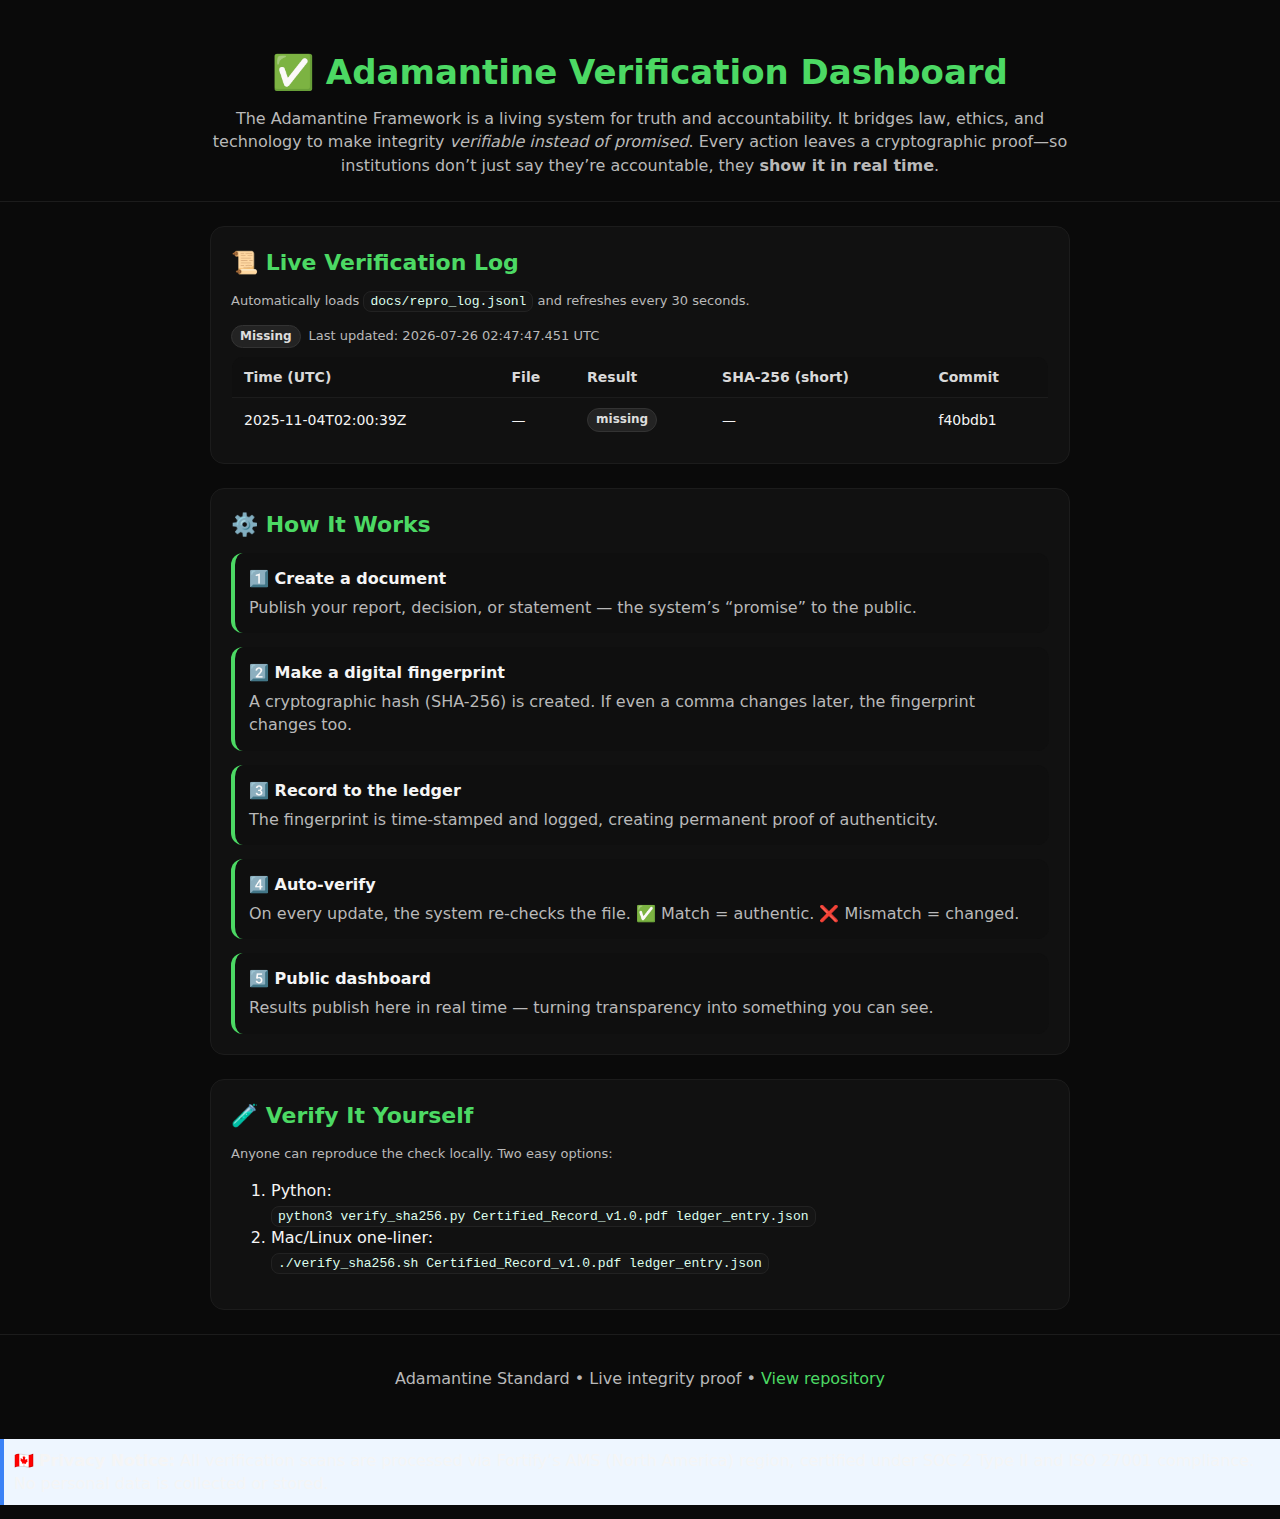
<file: docs/index.html>
<!DOCTYPE html>
<html lang="en">
<head>
  <meta charset="utf-8" />
  <meta name="viewport" content="width=device-width, initial-scale=1" />
  <title>Adamantine Verification Dashboard</title>
  <meta name="description" content="Live, public proof of integrity for the Adamantine Framework." />
  <style>
    :root{
      --bg:#0a0a0a; --card:#111; --ink:#f5f5f5; --muted:#b9b9b9;
      --accent:#4cd964; --bad:#ff5c5c; --line:#1c1c1c;
      --pad:20px; --radius:14px; --max:900px;
    }
    *{box-sizing:border-box}
    body{margin:0;background:var(--bg);color:var(--ink);font-family:system-ui,-apple-system,Segoe UI,Roboto,Inter,Arial,sans-serif;line-height:1.45}
    header{padding:48px 20px 24px;border-bottom:1px solid var(--line);text-align:center}
    header h1{margin:0 0 10px;font-size:clamp(24px,4.5vw,34px);color:var(--accent)}
    header p{margin:6px auto 0;max-width:var(--max);color:var(--muted)}
    main{padding:24px 20px;max-width:var(--max);margin:0 auto;display:grid;gap:24px}
    .card{background:var(--card);border:1px solid var(--line);border-radius:var(--radius);padding:var(--pad)}
    h2{margin:0 0 12px;font-size:clamp(18px,3.8vw,22px);color:var(--accent)}
    .how-grid{display:grid;gap:14px}
    .step{background:#0f0f0f;border-left:4px solid var(--accent);border-radius:12px;padding:14px}
    .step h3{margin:0 0 6px;font-size:16px}
    .step p{margin:0;color:var(--muted)}
    .log-meta{display:flex;gap:8px;flex-wrap:wrap;align-items:center;color:var(--muted);font-size:14px;margin:0 0 8px}
    .badge{display:inline-block;padding:2px 8px;border-radius:999px;font-weight:600;font-size:12px;border:1px solid var(--line)}
    .ok{background:rgba(76,217,100,.12);color:var(--accent);border-color:rgba(76,217,100,.35)}
    .mismatch{background:rgba(255,92,92,.12);color:var(--bad);border-color:rgba(255,92,92,.35)}
    .missing{background:rgba(255,255,255,.08);color:#ddd;border-color:#333}
    table{width:100%;border-collapse:collapse;border:1px solid var(--line);overflow:hidden;border-radius:12px}
    th,td{padding:10px 12px;border-bottom:1px solid var(--line);text-align:left;font-size:14px}
    th{background:#0f0f0f;color:#d9d9d9}
    tbody tr:hover{background:#0f0f0f}
    code,kbd{background:#151515;border:1px solid #222;border-radius:8px;padding:2px 6px;font-family:ui-monospace,SFMono-Regular,Menlo,Monaco,Consolas,monospace;font-size:13px;color:#dfe}
    footer{padding:32px 20px;color:var(--muted);text-align:center;border-top:1px solid var(--line)}
    a{color:var(--accent);text-decoration:none}
    .hint{font-size:13px;color:var(--muted)}
    .center{text-align:center}
  </style>
</head>
<body>
  <header>
    <h1>✅ Adamantine Verification Dashboard</h1>
    <p>
      The Adamantine Framework is a living system for truth and accountability.
      It bridges law, ethics, and technology to make integrity <em>verifiable instead of promised</em>.
      Every action leaves a cryptographic proof—so institutions don’t just say they’re accountable, they <strong>show it in real time</strong>.
    </p>
  </header>

  <main>
    <!-- Live Log -->
    <section class="card" id="log-card">
      <h2>📜 Live Verification Log</h2>
      <p class="hint">Automatically loads <code>docs/repro_log.jsonl</code> and refreshes every 30 seconds.</p>
      <div class="log-meta">
        <span id="log-status" class="badge missing">Loading…</span>
        <span id="log-updated" class="hint">Last updated: —</span>
      </div>
      <div id="log-table-wrap">
        <table id="log-table" hidden>
          <thead>
            <tr>
              <th>Time (UTC)</th>
              <th>File</th>
              <th>Result</th>
              <th>SHA-256 (short)</th>
              <th>Commit</th>
            </tr>
          </thead>
          <tbody id="log-body"></tbody>
        </table>
        <p id="log-empty" class="center hint" hidden>No entries yet. Trigger a run by committing a small change in your repo.</p>
        <p id="log-error" class="center hint" hidden>Couldn’t load the log. Make sure <code>docs/repro_log.jsonl</code> exists (the workflow creates it).</p>
      </div>
    </section>

    <!-- How It Works -->
    <section class="card">
      <h2>⚙️ How It Works</h2>
      <div class="how-grid">
        <div class="step">
          <h3>1️⃣ Create a document</h3>
          <p>Publish your report, decision, or statement — the system’s “promise” to the public.</p>
        </div>
        <div class="step">
          <h3>2️⃣ Make a digital fingerprint</h3>
          <p>A cryptographic hash (SHA-256) is created. If even a comma changes later, the fingerprint changes too.</p>
        </div>
        <div class="step">
          <h3>3️⃣ Record to the ledger</h3>
          <p>The fingerprint is time-stamped and logged, creating permanent proof of authenticity.</p>
        </div>
        <div class="step">
          <h3>4️⃣ Auto-verify</h3>
          <p>On every update, the system re-checks the file. ✅ Match = authentic. ❌ Mismatch = changed.</p>
        </div>
        <div class="step">
          <h3>5️⃣ Public dashboard</h3>
          <p>Results publish here in real time — turning transparency into something you can see.</p>
        </div>
      </div>
    </section>

    <!-- Quick Verify (human steps) -->
    <section class="card">
      <h2>🧪 Verify It Yourself</h2>
      <p class="hint">Anyone can reproduce the check locally. Two easy options:</p>
      <ol>
        <li>Python:<br><code>python3 verify_sha256.py Certified_Record_v1.0.pdf ledger_entry.json</code></li>
        <li>Mac/Linux one-liner:<br><code>./verify_sha256.sh Certified_Record_v1.0.pdf ledger_entry.json</code></li>
      </ol>
    </section>
  </main>

  <footer>
    Adamantine Standard • Live integrity proof • <a href="https://github.com/holdallholly-gif/adamantine-standard">View repository</a>
  </footer>

  <script>
    // Simple loader for newline-delimited JSON at docs/repro_log.jsonl
    const statusEl = document.getElementById('log-status');
    const updatedEl = document.getElementById('log-updated');
    const table = document.getElementById('log-table');
    const tbody = document.getElementById('log-body');
    const emptyMsg = document.getElementById('log-empty');
    const errMsg = document.getElementById('log-error');

    async function loadLog() {
      try {
        const res = await fetch('repro_log.jsonl', {cache: 'no-store'});
        if (!res.ok) throw new Error('HTTP ' + res.status);
        const text = await res.text();

        const lines = text.split('\n').map(l => l.trim()).filter(Boolean);
        tbody.innerHTML = '';

        if (lines.length === 0) {
          table.hidden = true; emptyMsg.hidden = false; errMsg.hidden = true;
          statusEl.textContent = 'No entries yet'; statusEl.className = 'badge missing';
        } else {
          for (let i = lines.length - 1; i >= 0; i--) {
            try {
              const row = JSON.parse(lines[i]);
              const tr = document.createElement('tr');

              const ts = row.timestamp || '—';
              const file = row.file || '—';
              const resu = row.result || '—';
              const sha = (row.sha256 || '—').slice(0, 10) + ((row.sha256 || '').length ? '…' : '');
              const commit = (row.commit || '—').slice(0, 7);

              const td1 = document.createElement('td'); td1.textContent = ts;
              const td2 = document.createElement('td'); td2.textContent = file;
              const td3 = document.createElement('td');
              td3.innerHTML = `<span class="badge ${resu === 'ok' ? 'ok' : (resu === 'mismatch' ? 'mismatch' : 'missing')}">${resu}</span>`;
              const td4 = document.createElement('td'); td4.textContent = sha;
              const td5 = document.createElement('td'); td5.textContent = commit;

              tr.append(td1, td2, td3, td4, td5);
              tbody.appendChild(tr);
            } catch (_) {}
          }
          table.hidden = false; emptyMsg.hidden = true; errMsg.hidden = true;

          // status badge reflects most recent entry
          const latest = JSON.parse(lines[lines.length - 1]);
          const resu = latest.result || 'missing';
          statusEl.textContent = resu === 'ok' ? 'Verified' : (resu === 'mismatch' ? 'Changed' : 'Missing');
          statusEl.className = 'badge ' + (resu === 'ok' ? 'ok' : (resu === 'mismatch' ? 'mismatch' : 'missing'));
        }

        updatedEl.textContent = 'Last updated: ' + new Date().toISOString().replace('T',' ').replace('Z',' UTC');
      } catch (e) {
        table.hidden = true; emptyMsg.hidden = true; errMsg.hidden = false;
        statusEl.textContent = 'Error loading log'; statusEl.className = 'badge mismatch';
        updatedEl.textContent = 'Last updated: —';
      }
    }

    loadLog();
    setInterval(loadLog, 30000); // refresh every 30s
  </script>
</body> <p style="background:#eef6ff;padding:10px;border-left:4px solid #3b82f6;">
  🇨🇦 <strong>Privacy Notice:</strong> All verification scans are processed via Fortify’s AMS (North America) region,
  certified under SOC 2 Type II and ISO 27001 compliance. No personal data is collected or stored.
</p>
</html>
</file>
